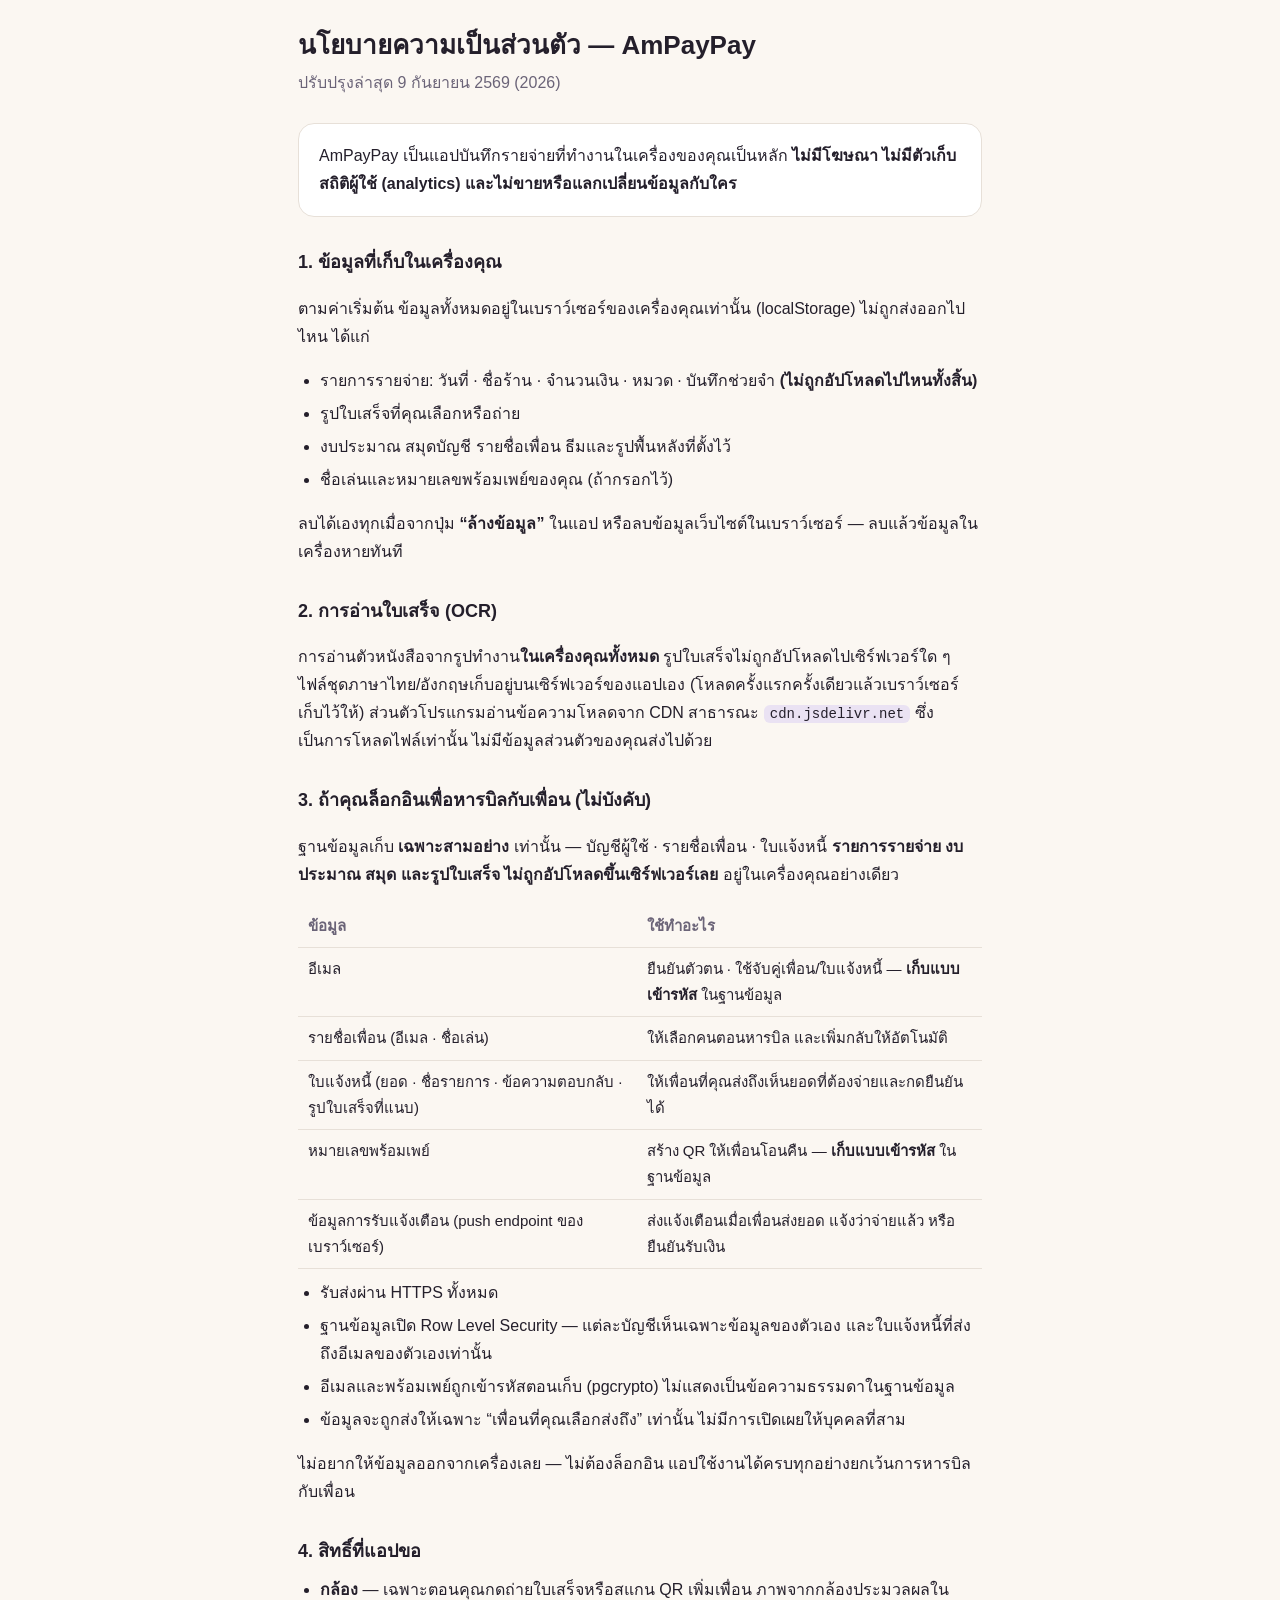
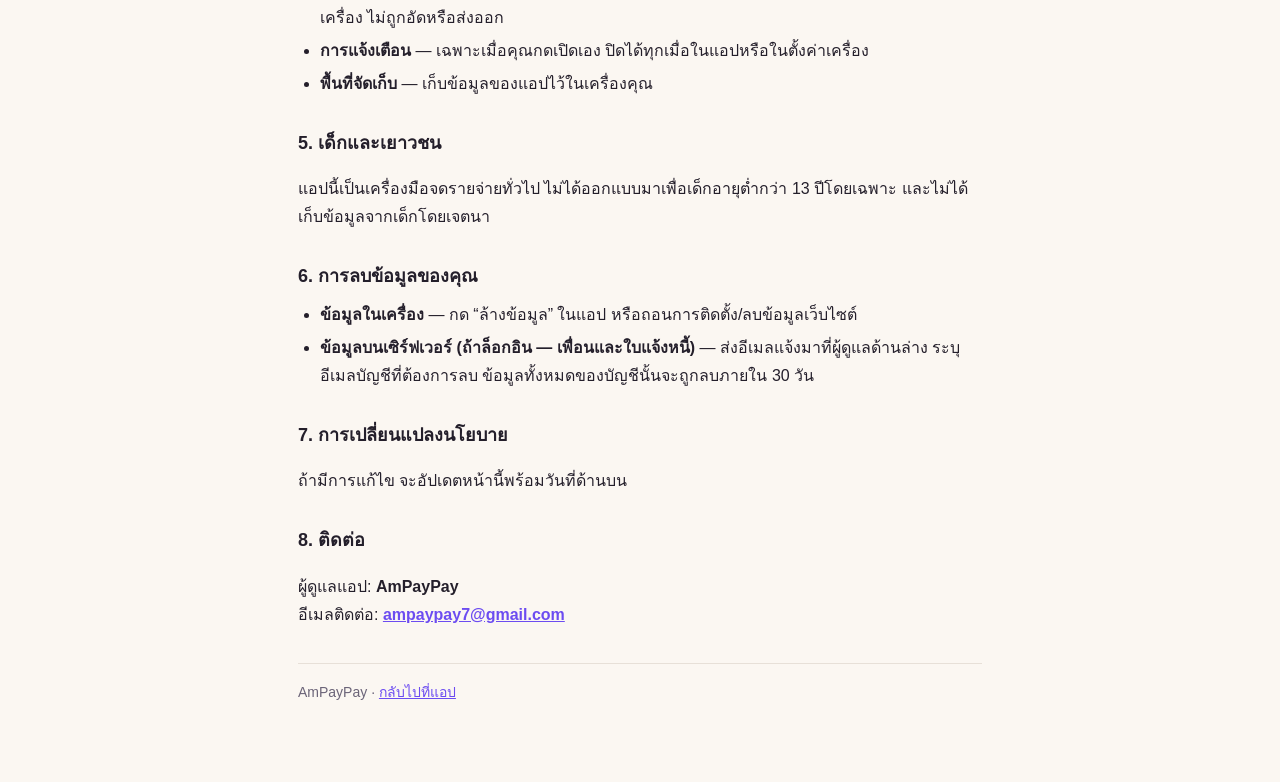
<file: privacy.html>
<!doctype html>
<html lang="th">
<head>
<meta charset="utf-8">
<meta name="viewport" content="width=device-width, initial-scale=1">
<meta http-equiv="Content-Security-Policy" content="default-src 'none'; style-src 'self' 'unsafe-inline'; img-src 'self' data:; base-uri 'self'; form-action 'none'">
<title>นโยบายความเป็นส่วนตัว — AmPayPay</title>
<link rel="icon" type="image/png" sizes="32x32" href="assets/icon-32.png">
<style>
  :root { color-scheme: light dark; --ink: #241f2b; --muted: #6b6478; --bg: #fbf7f2; --card: #fff; --line: #e7e0d8; --brand: #6c4cf1; }
  @media (prefers-color-scheme: dark) {
    :root { --ink: #efeaf6; --muted: #a9a1b8; --bg: #161320; --card: #1f1b2b; --line: #322c42; --brand: #a996ff; }
  }
  * { box-sizing: border-box; }
  body { margin: 0; background: var(--bg); color: var(--ink);
         font: 16px/1.75 -apple-system, BlinkMacSystemFont, "Segoe UI", "Noto Sans Thai", "Sarabun", sans-serif; }
  .wrap { max-width: 720px; margin: 0 auto; padding: 28px 18px 64px; }
  h1 { font-size: 26px; line-height: 1.35; margin: 0 0 6px; }
  h2 { font-size: 18px; margin: 30px 0 8px; }
  .lead { color: var(--muted); margin: 0 0 26px; }
  .card { background: var(--card); border: 1px solid var(--line); border-radius: 16px; padding: 18px 20px; margin: 18px 0; }
  ul { padding-inline-start: 22px; margin: 8px 0; }
  li { margin: 5px 0; }
  code { background: color-mix(in srgb, var(--brand) 12%, transparent); padding: 1px 6px; border-radius: 6px; font-size: 14px; }
  a { color: var(--brand); }
  .foot { color: var(--muted); font-size: 14px; margin-top: 34px; border-top: 1px solid var(--line); padding-top: 16px; }
  table { width: 100%; border-collapse: collapse; margin: 10px 0; font-size: 15px; }
  th, td { text-align: left; padding: 8px 10px; border-bottom: 1px solid var(--line); vertical-align: top; }
  th { color: var(--muted); font-weight: 600; }
</style>
</head>
<body>
<div class="wrap">

<h1>นโยบายความเป็นส่วนตัว — AmPayPay</h1>
<p class="lead">ปรับปรุงล่าสุด 9 กันยายน 2569 (2026)</p>

<div class="card">
  <p style="margin:0">AmPayPay เป็นแอปบันทึกรายจ่ายที่ทำงานในเครื่องของคุณเป็นหลัก
  <b>ไม่มีโฆษณา ไม่มีตัวเก็บสถิติผู้ใช้ (analytics) และไม่ขายหรือแลกเปลี่ยนข้อมูลกับใคร</b></p>
</div>

<h2>1. ข้อมูลที่เก็บในเครื่องคุณ</h2>
<p>ตามค่าเริ่มต้น ข้อมูลทั้งหมดอยู่ในเบราว์เซอร์ของเครื่องคุณเท่านั้น (localStorage) ไม่ถูกส่งออกไปไหน ได้แก่</p>
<ul>
  <li>รายการรายจ่าย: วันที่ · ชื่อร้าน · จำนวนเงิน · หมวด · บันทึกช่วยจำ <b>(ไม่ถูกอัปโหลดไปไหนทั้งสิ้น)</b></li>
  <li>รูปใบเสร็จที่คุณเลือกหรือถ่าย</li>
  <li>งบประมาณ สมุดบัญชี รายชื่อเพื่อน ธีมและรูปพื้นหลังที่ตั้งไว้</li>
  <li>ชื่อเล่นและหมายเลขพร้อมเพย์ของคุณ (ถ้ากรอกไว้)</li>
</ul>
<p>ลบได้เองทุกเมื่อจากปุ่ม <b>“ล้างข้อมูล”</b> ในแอป หรือลบข้อมูลเว็บไซต์ในเบราว์เซอร์ — ลบแล้วข้อมูลในเครื่องหายทันที</p>

<h2>2. การอ่านใบเสร็จ (OCR)</h2>
<p>การอ่านตัวหนังสือจากรูปทำงาน<b>ในเครื่องคุณทั้งหมด</b> รูปใบเสร็จไม่ถูกอัปโหลดไปเซิร์ฟเวอร์ใด ๆ
ไฟล์ชุดภาษาไทย/อังกฤษเก็บอยู่บนเซิร์ฟเวอร์ของแอปเอง (โหลดครั้งแรกครั้งเดียวแล้วเบราว์เซอร์เก็บไว้ให้)
ส่วนตัวโปรแกรมอ่านข้อความโหลดจาก CDN สาธารณะ <code>cdn.jsdelivr.net</code> ซึ่งเป็นการโหลดไฟล์เท่านั้น ไม่มีข้อมูลส่วนตัวของคุณส่งไปด้วย</p>

<h2>3. ถ้าคุณล็อกอินเพื่อหารบิลกับเพื่อน (ไม่บังคับ)</h2>
<p>ฐานข้อมูลเก็บ <b>เฉพาะสามอย่าง</b> เท่านั้น — บัญชีผู้ใช้ · รายชื่อเพื่อน · ใบแจ้งหนี้
<b>รายการรายจ่าย งบประมาณ สมุด และรูปใบเสร็จ ไม่ถูกอัปโหลดขึ้นเซิร์ฟเวอร์เลย</b> อยู่ในเครื่องคุณอย่างเดียว</p>
<table>
  <tr><th>ข้อมูล</th><th>ใช้ทำอะไร</th></tr>
  <tr><td>อีเมล</td><td>ยืนยันตัวตน · ใช้จับคู่เพื่อน/ใบแจ้งหนี้ — <b>เก็บแบบเข้ารหัส</b> ในฐานข้อมูล</td></tr>
  <tr><td>รายชื่อเพื่อน (อีเมล · ชื่อเล่น)</td><td>ให้เลือกคนตอนหารบิล และเพิ่มกลับให้อัตโนมัติ</td></tr>
  <tr><td>ใบแจ้งหนี้ (ยอด · ชื่อรายการ · ข้อความตอบกลับ · รูปใบเสร็จที่แนบ)</td><td>ให้เพื่อนที่คุณส่งถึงเห็นยอดที่ต้องจ่ายและกดยืนยันได้</td></tr>
  <tr><td>หมายเลขพร้อมเพย์</td><td>สร้าง QR ให้เพื่อนโอนคืน — <b>เก็บแบบเข้ารหัส</b> ในฐานข้อมูล</td></tr>
  <tr><td>ข้อมูลการรับแจ้งเตือน (push endpoint ของเบราว์เซอร์)</td><td>ส่งแจ้งเตือนเมื่อเพื่อนส่งยอด แจ้งว่าจ่ายแล้ว หรือยืนยันรับเงิน</td></tr>
</table>
<ul>
  <li>รับส่งผ่าน HTTPS ทั้งหมด</li>
  <li>ฐานข้อมูลเปิด Row Level Security — แต่ละบัญชีเห็นเฉพาะข้อมูลของตัวเอง และใบแจ้งหนี้ที่ส่งถึงอีเมลของตัวเองเท่านั้น</li>
  <li>อีเมลและพร้อมเพย์ถูกเข้ารหัสตอนเก็บ (pgcrypto) ไม่แสดงเป็นข้อความธรรมดาในฐานข้อมูล</li>
  <li>ข้อมูลจะถูกส่งให้เฉพาะ “เพื่อนที่คุณเลือกส่งถึง” เท่านั้น ไม่มีการเปิดเผยให้บุคคลที่สาม</li>
</ul>
<p>ไม่อยากให้ข้อมูลออกจากเครื่องเลย — ไม่ต้องล็อกอิน แอปใช้งานได้ครบทุกอย่างยกเว้นการหารบิลกับเพื่อน</p>

<h2>4. สิทธิ์ที่แอปขอ</h2>
<ul>
  <li><b>กล้อง</b> — เฉพาะตอนคุณกดถ่ายใบเสร็จหรือสแกน QR เพิ่มเพื่อน ภาพจากกล้องประมวลผลในเครื่อง ไม่ถูกอัดหรือส่งออก</li>
  <li><b>การแจ้งเตือน</b> — เฉพาะเมื่อคุณกดเปิดเอง ปิดได้ทุกเมื่อในแอปหรือในตั้งค่าเครื่อง</li>
  <li><b>พื้นที่จัดเก็บ</b> — เก็บข้อมูลของแอปไว้ในเครื่องคุณ</li>
</ul>

<h2>5. เด็กและเยาวชน</h2>
<p>แอปนี้เป็นเครื่องมือจดรายจ่ายทั่วไป ไม่ได้ออกแบบมาเพื่อเด็กอายุต่ำกว่า 13 ปีโดยเฉพาะ และไม่ได้เก็บข้อมูลจากเด็กโดยเจตนา</p>

<h2>6. การลบข้อมูลของคุณ</h2>
<ul>
  <li><b>ข้อมูลในเครื่อง</b> — กด “ล้างข้อมูล” ในแอป หรือถอนการติดตั้ง/ลบข้อมูลเว็บไซต์</li>
  <li><b>ข้อมูลบนเซิร์ฟเวอร์ (ถ้าล็อกอิน — เพื่อนและใบแจ้งหนี้)</b> — ส่งอีเมลแจ้งมาที่ผู้ดูแลด้านล่าง ระบุอีเมลบัญชีที่ต้องการลบ ข้อมูลทั้งหมดของบัญชีนั้นจะถูกลบภายใน 30 วัน</li>
</ul>

<h2>7. การเปลี่ยนแปลงนโยบาย</h2>
<p>ถ้ามีการแก้ไข จะอัปเดตหน้านี้พร้อมวันที่ด้านบน</p>

<h2>8. ติดต่อ</h2>
<p>ผู้ดูแลแอป: <b>AmPayPay</b><br>
อีเมลติดต่อ: <b><a href="mailto:ampaypay7@gmail.com">ampaypay7@gmail.com</a></b></p>

<p class="foot">AmPayPay · <a href="./">กลับไปที่แอป</a></p>

</div>
</body>
</html>
</file>
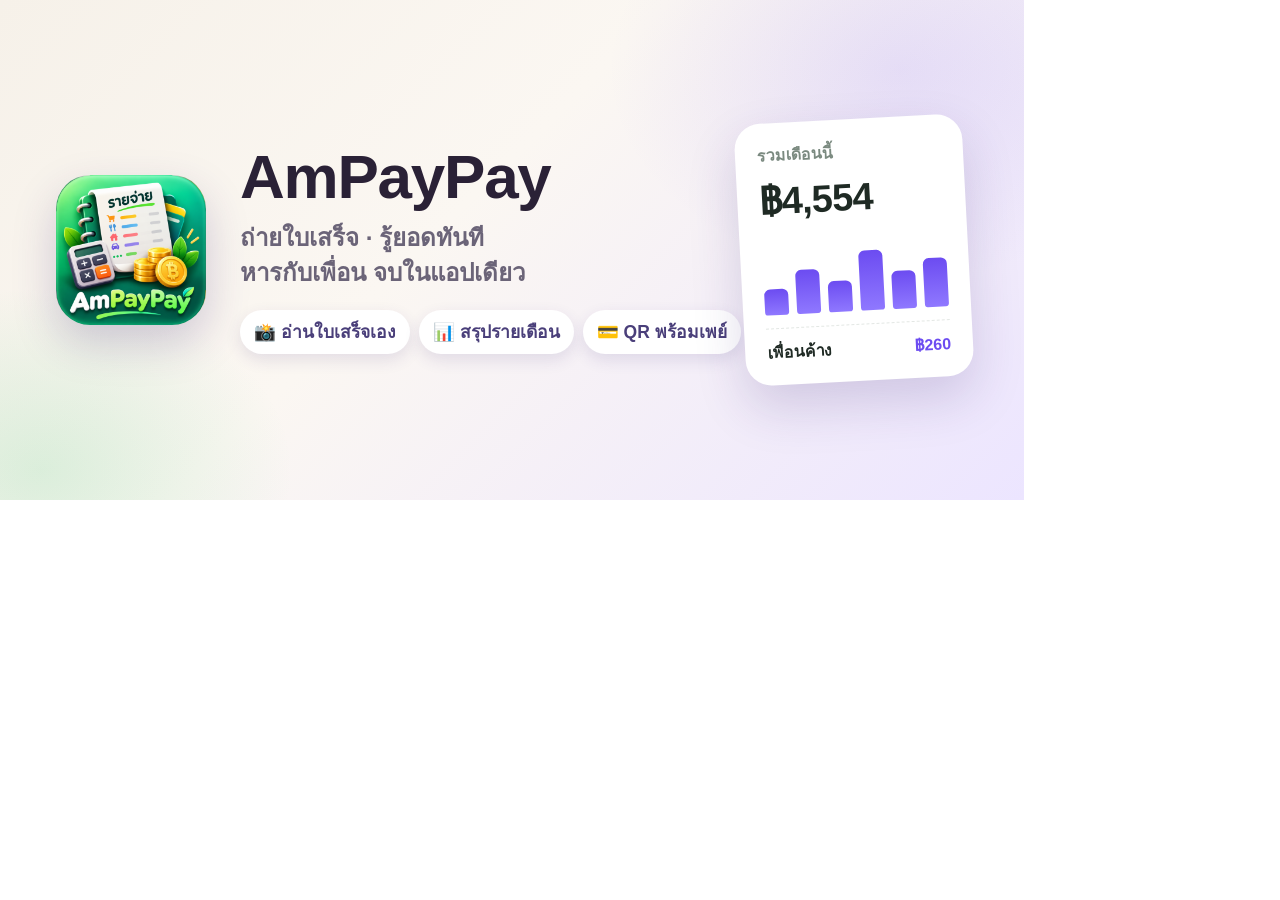
<file: tools/feature-graphic-light.html>
<!doctype html><html lang="th"><head><meta charset="utf-8"><title>feature</title>
<style>
  * { box-sizing: border-box; margin: 0; }
  body { width: 1024px; height: 500px; overflow: hidden;
         font-family: "Noto Sans Thai", "Sarabun", -apple-system, "Segoe UI", sans-serif; }
  .g { width: 1024px; height: 500px; position: relative; display: flex; align-items: center; gap: 34px;
       padding: 0 56px; background: linear-gradient(135deg, #f6f1e9 0%, #fbf7f2 44%, #ece5ff 100%); }
  .g::before { content: ''; position: absolute; inset: 0;
       background: radial-gradient(420px 300px at 88% 14%, rgba(108,76,241,.12), transparent 70%),
                   radial-gradient(360px 260px at 4% 94%, rgba(78,203,124,.18), transparent 70%); }
  .icon { width: 150px; height: 150px; border-radius: 34px; flex: none; position: relative;
          box-shadow: 0 18px 44px rgba(60,40,120,.22); }
  .mid { position: relative; flex: 1; min-width: 0; }
  h1 { font-size: 62px; line-height: 1; letter-spacing: -.02em; color: #2a2136; font-weight: 800;
       text-shadow: none; }
  .tag { margin-top: 13px; font-size: 24px; line-height: 1.42; font-weight: 600; color: #6b6478; }
  .chips { margin-top: 20px; display: flex; gap: 9px; }
  .chip { background: #fff; color: #4a3f7a; font-size: 17.5px; font-weight: 700;
          padding: 8px 14px; border-radius: 999px; box-shadow: 0 6px 16px rgba(60,40,120,.12); white-space: nowrap; }
  .card { position: relative; flex: none; width: 228px; background: #fff; border-radius: 26px; padding: 20px 22px;
          box-shadow: 0 22px 50px rgba(60,40,120,.18); transform: rotate(-3deg); }
  .card .lb { font-size: 16px; color: #7b8a80; font-weight: 600; }
  .card .amt { font-size: 38px; font-weight: 800; color: #1f2a24; letter-spacing: -.02em; margin-top: 2px; }
  .bars { display: flex; align-items: flex-end; gap: 8px; height: 68px; margin: 16px 0 13px; }
  .bars i { flex: 1; border-radius: 6px 6px 3px 3px; background: linear-gradient(180deg, #6c4cf1, #8f78ff); }
  .row { display: flex; justify-content: space-between; align-items: center; font-size: 16px; font-weight: 700;
         color: #1f2a24; border-top: 1px dashed #e3e7e4; padding-top: 11px; }
  .row span { color: #6c4cf1; }
</style></head><body>
<div class="g">
  <img class="icon" src="../assets/icon-512.png" alt="">
  <div class="mid">
    <h1>AmPayPay</h1>
    <p class="tag">ถ่ายใบเสร็จ · รู้ยอดทันที<br>หารกับเพื่อน จบในแอปเดียว</p>
    <div class="chips">
      <span class="chip">📸 อ่านใบเสร็จเอง</span>
      <span class="chip">📊 สรุปรายเดือน</span>
      <span class="chip">💳 QR พร้อมเพย์</span>
    </div>
  </div>
  <div class="card">
    <div class="lb">รวมเดือนนี้</div>
    <div class="amt">฿4,554</div>
    <div class="bars"><i style="height:38%"></i><i style="height:64%"></i><i style="height:46%"></i><i style="height:88%"></i><i style="height:56%"></i><i style="height:72%"></i></div>
    <div class="row">เพื่อนค้าง <span>฿260</span></div>
  </div>
</div>
</body></html>
</file>
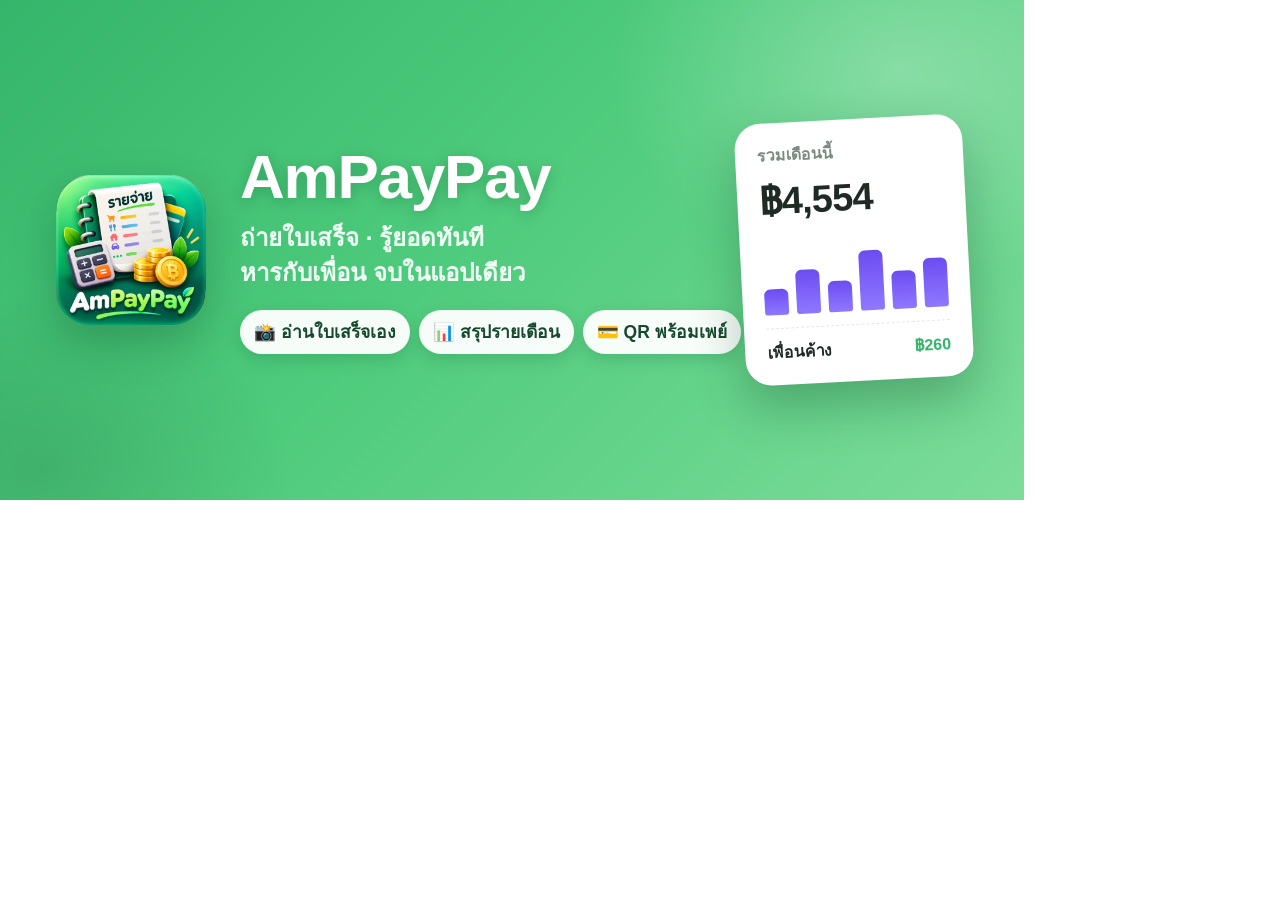
<file: tools/feature-graphic.html>
<!doctype html><html lang="th"><head><meta charset="utf-8"><title>feature</title>
<style>
  * { box-sizing: border-box; margin: 0; }
  body { width: 1024px; height: 500px; overflow: hidden;
         font-family: "Noto Sans Thai", "Sarabun", -apple-system, "Segoe UI", sans-serif; }
  .g { width: 1024px; height: 500px; position: relative; display: flex; align-items: center; gap: 34px;
       padding: 0 56px; background: linear-gradient(135deg, #35b56b 0%, #4ecb7c 46%, #7ddc9a 100%); }
  .g::before { content: ''; position: absolute; inset: 0;
       background: radial-gradient(420px 300px at 88% 14%, rgba(255,255,255,.26), transparent 70%),
                   radial-gradient(360px 260px at 4% 94%, rgba(0,0,0,.10), transparent 70%); }
  .icon { width: 150px; height: 150px; border-radius: 34px; flex: none; position: relative;
          box-shadow: 0 18px 44px rgba(11,74,40,.32); }
  .mid { position: relative; flex: 1; min-width: 0; }
  h1 { font-size: 62px; line-height: 1; letter-spacing: -.02em; color: #fff; font-weight: 800;
       text-shadow: 0 3px 14px rgba(9,60,33,.26); }
  .tag { margin-top: 13px; font-size: 24px; line-height: 1.42; font-weight: 600; color: #effff5; }
  .chips { margin-top: 20px; display: flex; gap: 9px; }
  .chip { background: rgba(255,255,255,.95); color: #17492f; font-size: 17.5px; font-weight: 700;
          padding: 8px 14px; border-radius: 999px; box-shadow: 0 6px 16px rgba(9,60,33,.16); white-space: nowrap; }
  .card { position: relative; flex: none; width: 228px; background: #fff; border-radius: 26px; padding: 20px 22px;
          box-shadow: 0 22px 50px rgba(9,60,33,.30); transform: rotate(-3deg); }
  .card .lb { font-size: 16px; color: #7b8a80; font-weight: 600; }
  .card .amt { font-size: 38px; font-weight: 800; color: #1f2a24; letter-spacing: -.02em; margin-top: 2px; }
  .bars { display: flex; align-items: flex-end; gap: 8px; height: 68px; margin: 16px 0 13px; }
  .bars i { flex: 1; border-radius: 6px 6px 3px 3px; background: linear-gradient(180deg, #6c4cf1, #8f78ff); }
  .row { display: flex; justify-content: space-between; align-items: center; font-size: 16px; font-weight: 700;
         color: #1f2a24; border-top: 1px dashed #e3e7e4; padding-top: 11px; }
  .row span { color: #35b56b; }
</style></head><body>
<div class="g">
  <img class="icon" src="../assets/icon-512.png" alt="">
  <div class="mid">
    <h1>AmPayPay</h1>
    <p class="tag">ถ่ายใบเสร็จ · รู้ยอดทันที<br>หารกับเพื่อน จบในแอปเดียว</p>
    <div class="chips">
      <span class="chip">📸 อ่านใบเสร็จเอง</span>
      <span class="chip">📊 สรุปรายเดือน</span>
      <span class="chip">💳 QR พร้อมเพย์</span>
    </div>
  </div>
  <div class="card">
    <div class="lb">รวมเดือนนี้</div>
    <div class="amt">฿4,554</div>
    <div class="bars"><i style="height:38%"></i><i style="height:64%"></i><i style="height:46%"></i><i style="height:88%"></i><i style="height:56%"></i><i style="height:72%"></i></div>
    <div class="row">เพื่อนค้าง <span>฿260</span></div>
  </div>
</div>
</body></html>
</file>
